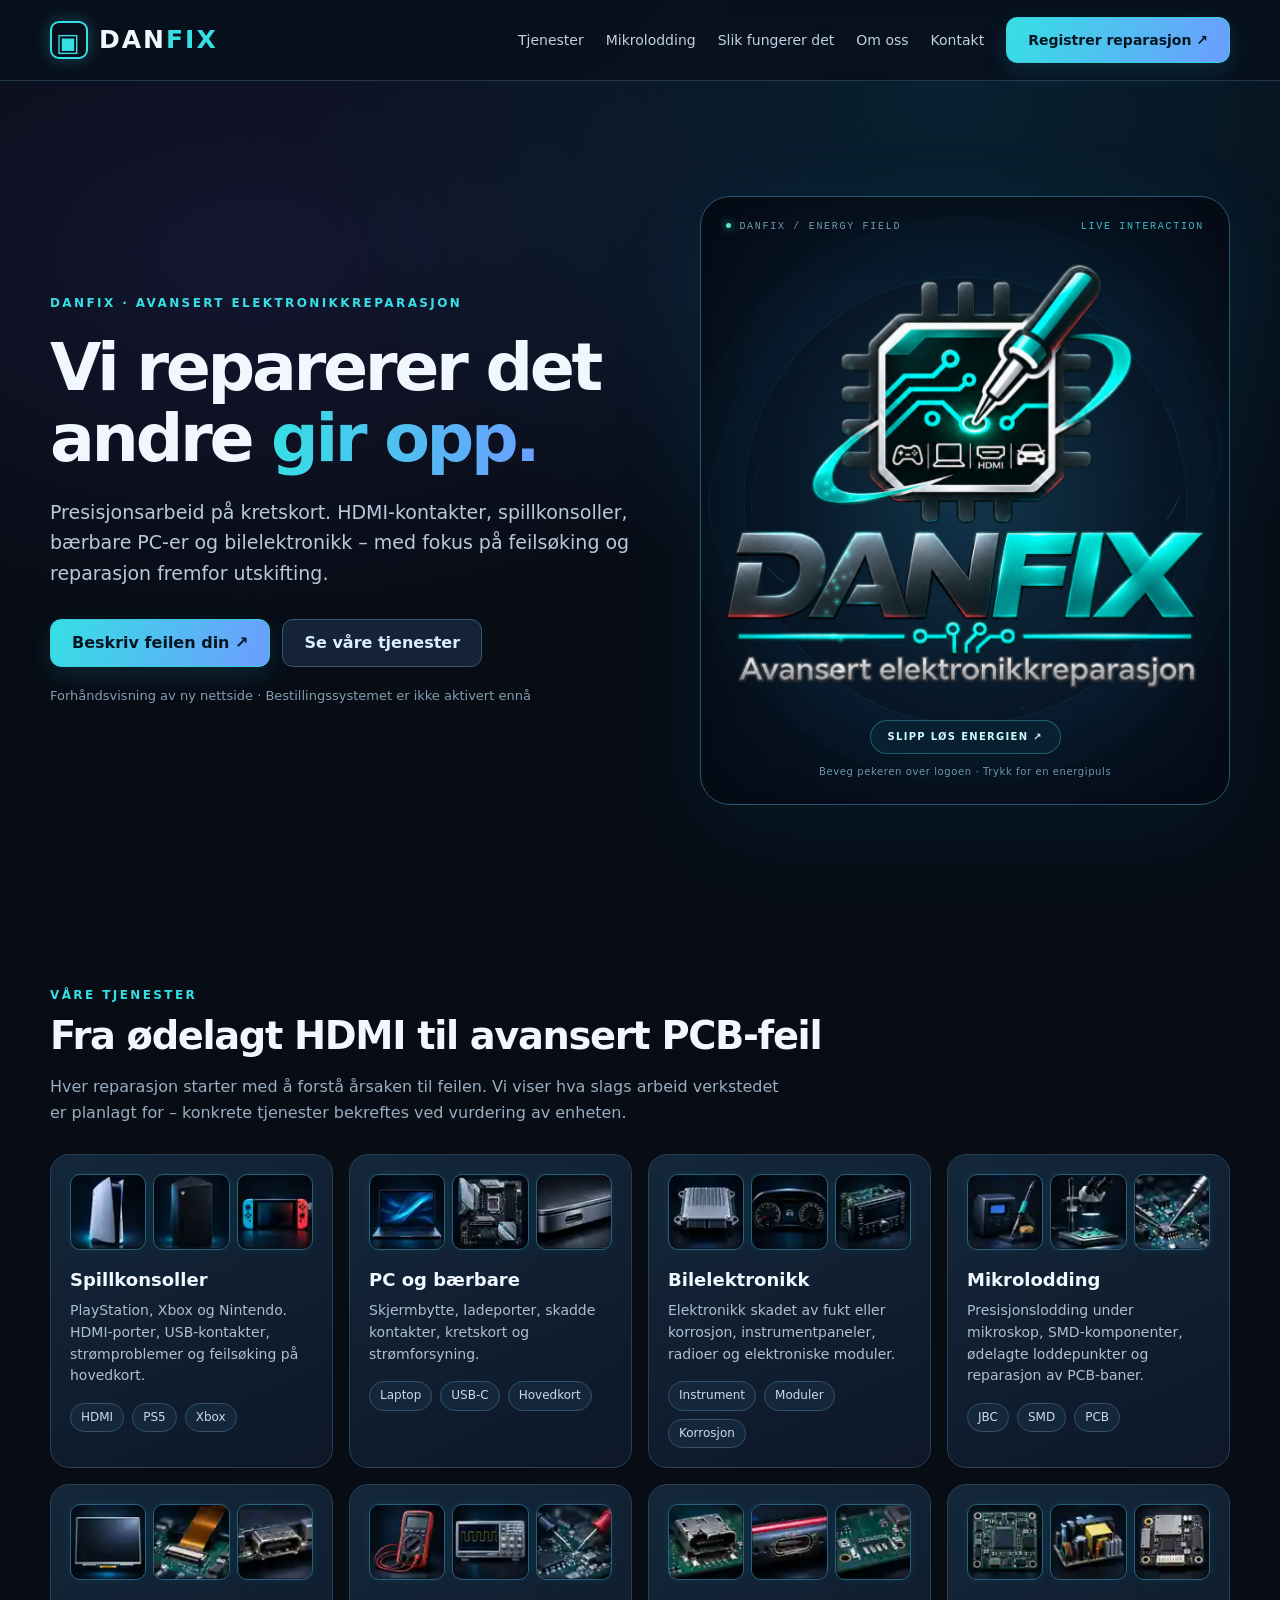
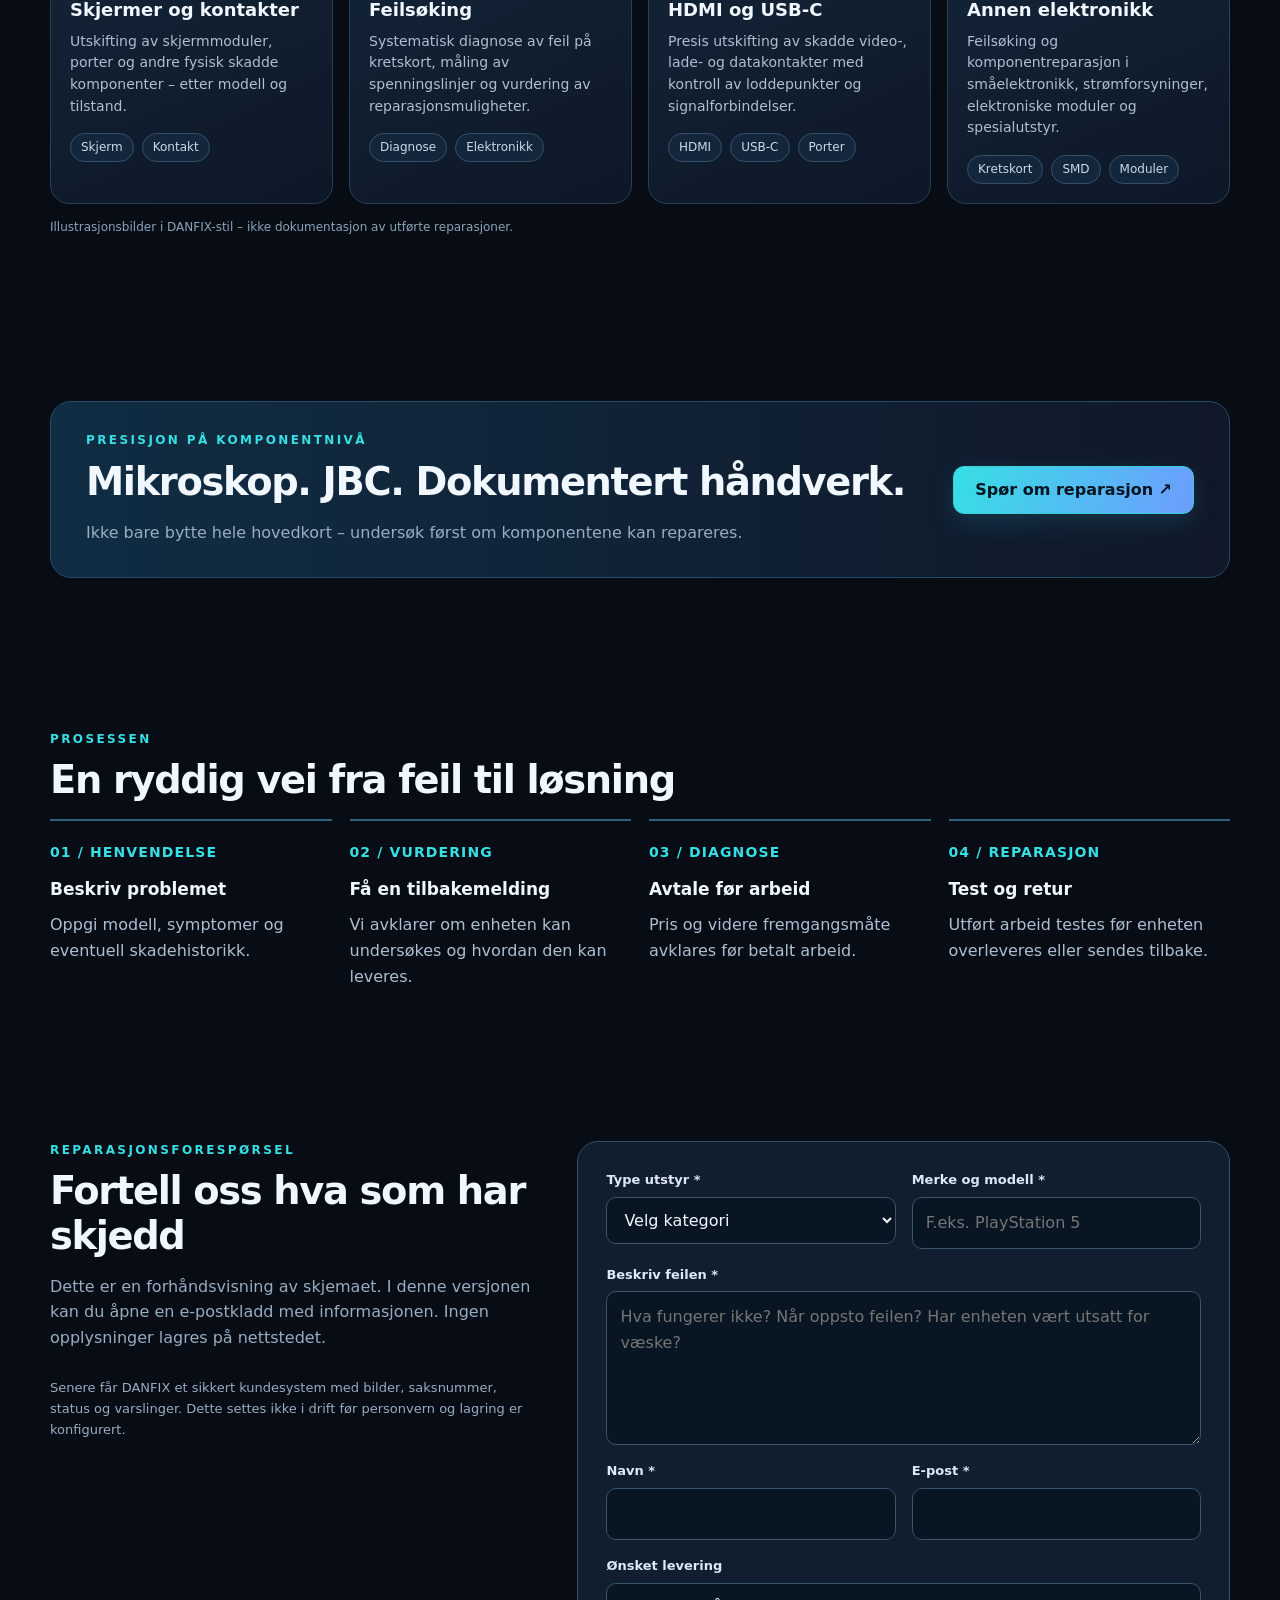
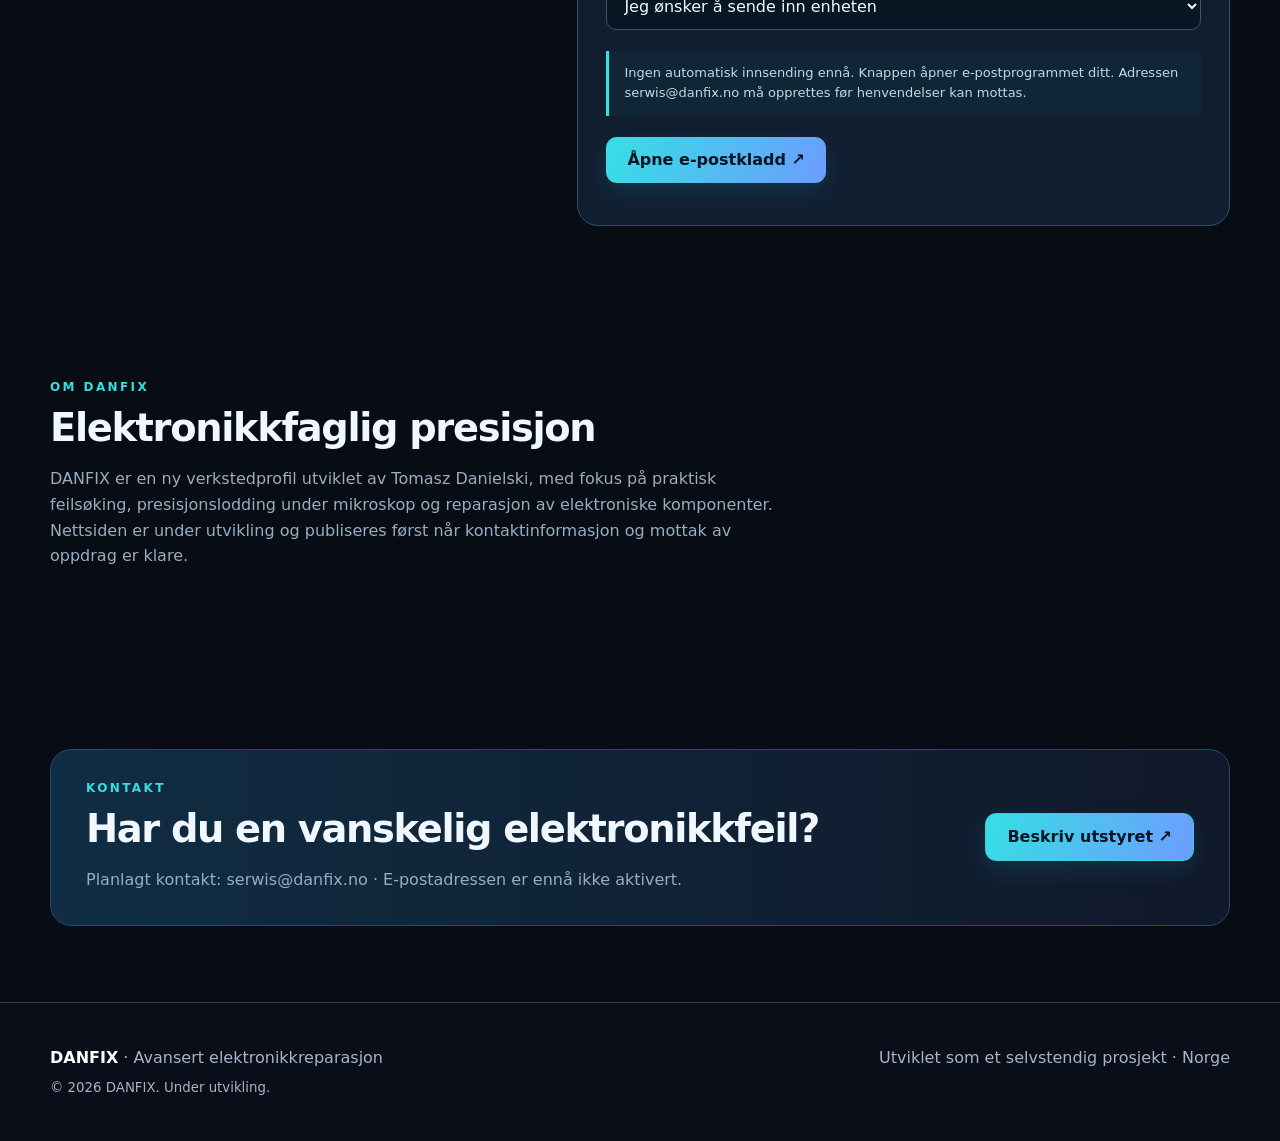
<file: index.html>
<!doctype html>
<html lang="nb">
<head>
<meta charset="utf-8"><meta name="viewport" content="width=device-width, initial-scale=1">
<meta name="theme-color" content="#080f1c">
<meta name="description" content="DANFIX – avansert elektronikkreparasjon. Reparasjon av PlayStation, Xbox, bærbare PC-er, HDMI-kontakter, kretskort og bilelektronikk.">
<title>DANFIX | Avansert elektronikkreparasjon</title>
<link rel="icon" type="image/png" sizes="64x64" href="favicon.png?v=3">
<style>
:root{--bg:#070c15;--panel:#101b2b;--panel2:#152337;--ink:#f1f7ff;--muted:#99adc1;--cyan:#36dfe4;--blue:#368dff;--red:#ff5664;--line:#294054;--radius:19px}
*{box-sizing:border-box}html{scroll-behavior:smooth}body{margin:0;background:var(--bg);color:var(--ink);font:16px/1.6 system-ui,-apple-system,"Segoe UI",sans-serif}a{color:inherit;text-decoration:none}button,input,select,textarea{font:inherit}button{cursor:pointer}.wrap{width:min(1180px,calc(100% - 40px));margin:auto}
body:before{content:"";position:absolute;inset:0 0 auto;height:850px;pointer-events:none;background:radial-gradient(ellipse at 74% 11%,#0a4a6955,transparent 48%),radial-gradient(ellipse at 20% 30%,#2c2b6355,transparent 45%)}
header{position:sticky;top:0;z-index:10;background:#08111ddf;backdrop-filter:blur(18px);border-bottom:1px solid #243849}.head{display:flex;align-items:center;justify-content:space-between;min-height:80px;gap:24px}.brand{display:flex;align-items:center;gap:11px;font-weight:900;letter-spacing:.08em;font-size:25px}.brand .chip{width:38px;height:38px;display:grid;place-items:center;border:2px solid var(--cyan);border-radius:9px;box-shadow:0 0 16px #34dae54d;color:var(--cyan)}.brand em{font-style:normal;color:var(--cyan)}nav{display:flex;align-items:center;gap:22px}nav a{font-size:14px;color:#c2d1e4}nav a:hover,nav a:focus-visible{color:var(--cyan)}.menu{display:none;background:none;border:1px solid var(--line);color:white;padding:8px 12px;border-radius:9px}
.btn{display:inline-flex;justify-content:center;align-items:center;gap:8px;min-height:46px;padding:10px 21px;border-radius:11px;border:1px solid #38cfd9;color:#051522;font-weight:750;background:linear-gradient(110deg,var(--cyan),#6d9cff);box-shadow:0 9px 24px #24aacc28}.btn:hover{filter:brightness(1.09)}.btn.alt{background:#142338;color:#dceeff;box-shadow:none;border-color:#385772}
.hero{position:relative;padding:115px 0 105px;overflow:hidden}.hero-grid{display:grid;grid-template-columns:1.05fr .95fr;gap:65px;align-items:center}.eyebrow{text-transform:uppercase;letter-spacing:.2em;font-size:12px;font-weight:800;color:var(--cyan)}h1{font-size:clamp(43px,5.2vw,78px);line-height:1.07;letter-spacing:-.05em;margin:18px 0 23px}h1 span{background:linear-gradient(90deg,var(--cyan),#6b9eff);-webkit-background-clip:text;background-clip:text;color:transparent}h2{font-size:clamp(28px,3vw,43px);line-height:1.15;letter-spacing:-.035em;margin:9px 0 16px}h3{margin:0 0 9px;font-size:20px}.lead{font-size:19px;color:#b7c9da;max-width:580px}.actions{display:flex;flex-wrap:wrap;gap:12px;margin-top:31px}.microtext{color:#859db0;font-size:13px;margin-top:19px}.hero-art{position:relative;aspect-ratio:1/.9;border-radius:30px;border:1px solid #235573;background:radial-gradient(circle at center,#1a506c 0,#0b2135 47%,#091321 75%);display:grid;place-items:center;box-shadow:0 30px 100px #00bcff1b,inset 0 0 50px #51bff20c;overflow:hidden}.hero-art:before{content:"";position:absolute;inset:9%;border:1px solid #35bfe04d;border-radius:50%;box-shadow:0 0 42px #22c4f52c}.hero-art:after{content:"";position:absolute;width:150%;height:1px;background:linear-gradient(90deg,transparent,#20c5da77,transparent);transform:rotate(-34deg)}.board{position:relative;z-index:1;width:185px;height:185px;border:12px solid #1d3448;border-radius:27px;background:linear-gradient(135deg,#092435,#163451);display:grid;place-items:center;transform:rotate(-10deg);box-shadow:0 0 0 3px #57d8ed,0 0 40px #05b4e8a3,20px 27px 35px #0009}.board:before,.board:after{content:"";position:absolute;background:repeating-linear-gradient(90deg,var(--cyan) 0 7px,transparent 7px 19px);height:14px;left:10px;right:10px}.board:before{top:-30px}.board:after{bottom:-30px}.board b{font-size:61px;color:#bcecf5;text-shadow:0 0 20px #2febf5}.flare{position:absolute;right:10%;top:16%;height:150px;width:150px;background:radial-gradient(circle,#ff505655,transparent 65%)}
section{position:relative;padding:76px 0}.section-lead{color:var(--muted);max-width:730px;margin:0 0 28px}.cards{display:grid;grid-template-columns:repeat(3,1fr);gap:17px}.card{border:1px solid var(--line);background:linear-gradient(155deg,#14273a,#0d1727);border-radius:var(--radius);padding:28px;min-height:230px;transition:transform .2s,border-color .2s}.card:hover{transform:translateY(-3px);border-color:var(--cyan)}.symbol{font-size:30px;display:inline-grid;place-items:center;width:57px;height:57px;border-radius:14px;background:#103f5588;color:var(--cyan);margin-bottom:19px}.card p,.step p{color:#aebfd1;margin:0}.tags{display:flex;gap:8px;flex-wrap:wrap;margin-top:20px}.tag{border:1px solid #34516a;background:#14263b;color:#cbd9e8;padding:4px 10px;border-radius:99px;font-size:12px}.strip{border:1px solid #244c69;border-radius:21px;background:linear-gradient(90deg,#102d43,#101829);padding:29px 35px;display:flex;align-items:center;justify-content:space-between;gap:22px}.strip p{margin:3px 0;color:var(--muted)}.steps{display:grid;grid-template-columns:repeat(4,1fr);gap:18px}.step{position:relative;border-top:2px solid #31627c;padding-top:18px}.step strong{font-size:14px;color:var(--cyan);letter-spacing:.08em}.step h3{font-size:17px;margin-top:12px}
.form-layout{display:grid;grid-template-columns:.85fr 1.15fr;gap:45px}.field{display:flex;flex-direction:column;gap:6px}.field label{font-size:13px;color:#dce9f6;font-weight:680}.field input,.field select,.field textarea{width:100%;color:#f3f9ff;background:#081523;border:1px solid #39546d;border-radius:10px;padding:12px 13px;outline:0}.field input:focus,.field select:focus,.field textarea:focus{border-color:var(--cyan);box-shadow:0 0 0 3px #24cce124}.formbox{border:1px solid #31506a;background:#111e30;padding:28px;border-radius:21px}.fields{display:grid;grid-template-columns:1fr 1fr;gap:16px}.full{grid-column:1/-1}.notice{border-left:3px solid var(--cyan);padding:12px 15px;background:#0d354052;color:#c3d8e6;font-size:13px;margin:21px 0}.help{font-size:13px;color:var(--muted)}.formbox .btn{border:0}.status{margin-top:13px;font-size:14px}
footer{border-top:1px solid var(--line);padding:42px 0;background:#090e19;color:#a4b5c8}footer .foot{display:flex;justify-content:space-between;gap:30px;flex-wrap:wrap}footer strong{color:#fff}footer small{display:block;margin-top:7px}
@media(max-width:900px){.hero-grid,.form-layout{grid-template-columns:1fr}.hero{padding-top:75px}.hero-art{max-height:380px}.cards{grid-template-columns:repeat(2,1fr)}nav{display:none;position:absolute;top:79px;left:0;right:0;flex-direction:column;align-items:stretch;padding:20px;background:#0c1827;border-bottom:1px solid #3b556b}nav.open{display:flex}.menu{display:block}.steps{grid-template-columns:repeat(2,1fr)}}@media(max-width:580px){.wrap{width:min(100% - 30px,1180px)}.hero{padding:57px 0}.hero-art{aspect-ratio:1.3}.board{width:130px;height:130px}.board b{font-size:39px}.cards,.steps,.fields{grid-template-columns:1fr}.strip{display:block}.strip .btn{margin-top:16px}.card{min-height:unset}.full{grid-column:auto}section{padding:57px 0}}


/* DANFIX: photo strip for eight service cards */
#tjenester .cards{grid-template-columns:repeat(4,minmax(0,1fr));gap:16px}
#tjenester .card{padding:19px;min-height:295px}
#tjenester .card .photos{display:grid;grid-template-columns:repeat(4,minmax(0,1fr));gap:5px;margin:0 0 18px}
#tjenester .card .photos a{display:block;aspect-ratio:1;min-width:0;overflow:hidden;border-radius:8px;border:1px solid #2d617b;background:#173248;transition:border-color .18s,transform .18s}
#tjenester .card .photos a:hover{transform:translateY(-3px);border-color:#4ce6e8}
#tjenester .card .photos img{display:block;width:100%;height:100%;object-fit:cover;filter:saturate(.84) contrast(1.08);transition:transform .25s}
#tjenester .card .photos a:hover img{transform:scale(1.08)}
#tjenester .card h3{font-size:18px;line-height:1.3}
#tjenester .card p{font-size:14px;line-height:1.55}
#tjenester .card .tags{margin-top:16px}
#tjenester .credit{font-size:12px;color:#8aa4b7;margin-top:14px}
@media(max-width:1050px){#tjenester .cards{grid-template-columns:repeat(2,minmax(0,1fr))}}
@media(max-width:580px){#tjenester .cards{grid-template-columns:1fr}#tjenester .card .photos a{aspect-ratio:1.2}}

/* DANFIX curated non-interactive miniature photography — 8 rows × 3 tiles */
#tjenester .card .photos{grid-template-columns:repeat(3,minmax(0,1fr));gap:7px;pointer-events:none;user-select:none}
#tjenester .card .photos .thumb{display:block;width:100%;aspect-ratio:1;min-width:0;border-radius:10px;border:1px solid #29617c;background-color:#081a2c;background-image:url("assets/danfix-service-sprite-v3.webp?v=3");background-size:300% 800%;background-repeat:no-repeat;cursor:default;box-shadow:0 0 12px rgba(21,199,227,.08);filter:none}
#tjenester .card .photos .thumb:hover{transform:none}
@media(max-width:580px){#tjenester .card .photos .thumb{aspect-ratio:1.25}}
</style>
<link rel="stylesheet" href="particles.css?v=5">
</head>
<body>
<header><div class="wrap head"><a class="brand" href="#hjem" aria-label="DANFIX forside"><span class="chip">▣</span><span>DAN<em>FIX</em></span></a><button class="menu" aria-label="Åpne meny" aria-expanded="false" id="menu">☰ Meny</button><nav id="nav" aria-label="Hovedmeny"><a href="#tjenester">Tjenester</a><a href="#mikrolodding">Mikrolodding</a><a href="#slik-fungerer-det">Slik fungerer det</a><a href="#om-oss">Om oss</a><a href="#kontakt">Kontakt</a><a class="btn" href="#reparasjon">Registrer reparasjon ↗</a></nav></div></header>
<main>
<section class="hero" id="hjem"><div class="wrap hero-grid"><div><div class="eyebrow">DANFIX · Avansert elektronikkreparasjon</div><h1>Vi reparerer det andre <span>gir opp.</span></h1><p class="lead">Presisjonsarbeid på kretskort. HDMI-kontakter, spillkonsoller, bærbare PC-er og bilelektronikk – med fokus på feilsøking og reparasjon fremfor utskifting.</p><div class="actions"><a href="#reparasjon" class="btn">Beskriv feilen din ↗</a><a href="#tjenester" class="btn alt">Se våre tjenester</a></div><div class="microtext">Forhåndsvisning av ny nettside · Bestillingssystemet er ikke aktivert ennå</div></div><div class="hero-art" role="group" aria-label="Interaktiv DANFIX-logo"><div class="energy-label" aria-hidden="true"><span>DANFIX / ENERGY FIELD</span><span>LIVE INTERACTION</span></div><img id="danfixLogo" class="hero-logo" src="danfix-logo.png" alt="DANFIX – mikrochip, loddebolt og avansert elektronikkreparasjon" width="1254" height="1254" fetchpriority="high"><canvas id="danfixParticles" aria-hidden="true"></canvas><div class="particle-caption"><button class="energy-trigger" id="energyTrigger" type="button" aria-label="Spill av partikkel-effekten">Slipp løs energien ↗</button><small>Beveg pekeren over logoen · Trykk for en energipuls</small></div></div></div></section>
<section id="tjenester"><div class="wrap"><div class="eyebrow">Våre tjenester</div><h2>Fra ødelagt HDMI til avansert PCB-feil</h2><p class="section-lead">Hver reparasjon starter med å forstå årsaken til feilen. Vi viser hva slags arbeid verkstedet er planlagt for – konkrete tjenester bekreftes ved vurdering av enheten.</p><div class="cards">
<article class="card"><div class="photos" aria-label="PlayStation 5, Xbox Series X, Nintendo Switch"><span class="thumb" role="img" aria-label="PlayStation 5" style="background-position:0% 0.000000%"></span><span class="thumb" role="img" aria-label="Xbox Series X" style="background-position:50% 0.000000%"></span><span class="thumb" role="img" aria-label="Nintendo Switch" style="background-position:100% 0.000000%"></span></div><h3>Spillkonsoller</h3><p>PlayStation, Xbox og Nintendo. HDMI-porter, USB-kontakter, strømproblemer og feilsøking på hovedkort.</p><div class="tags"><span class="tag">HDMI</span><span class="tag">PS5</span><span class="tag">Xbox</span></div></article>
<article class="card"><div class="photos" aria-label="Bærbar PC, Hovedkort, USB-C-kontakt"><span class="thumb" role="img" aria-label="Bærbar PC" style="background-position:0% 14.285714%"></span><span class="thumb" role="img" aria-label="Hovedkort" style="background-position:50% 14.285714%"></span><span class="thumb" role="img" aria-label="USB-C-kontakt" style="background-position:100% 14.285714%"></span></div><h3>PC og bærbare</h3><p>Skjermbytte, ladeporter, skadde kontakter, kretskort og strømforsyning.</p><div class="tags"><span class="tag">Laptop</span><span class="tag">USB-C</span><span class="tag">Hovedkort</span></div></article>
<article class="card"><div class="photos" aria-label="Elektronisk styreenhet, Instrumentpanel, Bilradio"><span class="thumb" role="img" aria-label="Elektronisk styreenhet" style="background-position:0% 28.571429%"></span><span class="thumb" role="img" aria-label="Instrumentpanel" style="background-position:50% 28.571429%"></span><span class="thumb" role="img" aria-label="Bilradio" style="background-position:100% 28.571429%"></span></div><h3>Bilelektronikk</h3><p>Elektronikk skadet av fukt eller korrosjon, instrumentpaneler, radioer og elektroniske moduler.</p><div class="tags"><span class="tag">Instrument</span><span class="tag">Moduler</span><span class="tag">Korrosjon</span></div></article>
<article class="card"><div class="photos" aria-label="JBC loddestasjon (illustrasjon), Mikroskop og kretskort, Presisjonslodding"><span class="thumb" role="img" aria-label="JBC loddestasjon (illustrasjon)" style="background-position:0% 42.857143%"></span><span class="thumb" role="img" aria-label="Mikroskop og kretskort" style="background-position:50% 42.857143%"></span><span class="thumb" role="img" aria-label="Presisjonslodding" style="background-position:100% 42.857143%"></span></div><h3>Mikrolodding</h3><p>Presisjonslodding under mikroskop, SMD-komponenter, ødelagte loddepunkter og reparasjon av PCB-baner.</p><div class="tags"><span class="tag">JBC</span><span class="tag">SMD</span><span class="tag">PCB</span></div></article>
<article class="card"><div class="photos" aria-label="Skjermmodul, Skjermkontakt, Skadet kontakt"><span class="thumb" role="img" aria-label="Skjermmodul" style="background-position:0% 57.142857%"></span><span class="thumb" role="img" aria-label="Skjermkontakt" style="background-position:50% 57.142857%"></span><span class="thumb" role="img" aria-label="Skadet kontakt" style="background-position:100% 57.142857%"></span></div><h3>Skjermer og kontakter</h3><p>Utskifting av skjermmoduler, porter og andre fysisk skadde komponenter – etter modell og tilstand.</p><div class="tags"><span class="tag">Skjerm</span><span class="tag">Kontakt</span></div></article>
<article class="card"><div class="photos" aria-label="Digitalt multimeter, Oscilloskop, Måling av kretskort"><span class="thumb" role="img" aria-label="Digitalt multimeter" style="background-position:0% 71.428571%"></span><span class="thumb" role="img" aria-label="Oscilloskop" style="background-position:50% 71.428571%"></span><span class="thumb" role="img" aria-label="Måling av kretskort" style="background-position:100% 71.428571%"></span></div><h3>Feilsøking</h3><p>Systematisk diagnose av feil på kretskort, måling av spenningslinjer og vurdering av reparasjonsmuligheter.</p><div class="tags"><span class="tag">Diagnose</span><span class="tag">Elektronikk</span></div></article>
<article class="card"><div class="photos" aria-label="Skadet HDMI-kontakt, Skadet USB-C-kontakt, Avrevet kontakt på kretskort"><span class="thumb" role="img" aria-label="Skadet HDMI-kontakt" style="background-position:0% 85.714286%"></span><span class="thumb" role="img" aria-label="Skadet USB-C-kontakt" style="background-position:50% 85.714286%"></span><span class="thumb" role="img" aria-label="Avrevet kontakt på kretskort" style="background-position:100% 85.714286%"></span></div><h3>HDMI og USB-C</h3><p>Presis utskifting av skadde video-, lade- og datakontakter med kontroll av loddepunkter og signalforbindelser.</p><div class="tags"><span class="tag">HDMI</span><span class="tag">USB-C</span><span class="tag">Porter</span></div></article>
<article class="card"><div class="photos" aria-label="Kretskort, Strømforsyning, Elektronisk modul"><span class="thumb" role="img" aria-label="Kretskort" style="background-position:0% 100.000000%"></span><span class="thumb" role="img" aria-label="Strømforsyning" style="background-position:50% 100.000000%"></span><span class="thumb" role="img" aria-label="Elektronisk modul" style="background-position:100% 100.000000%"></span></div><h3>Annen elektronikk</h3><p>Feilsøking og komponentreparasjon i småelektronikk, strømforsyninger, elektroniske moduler og spesialutstyr.</p><div class="tags"><span class="tag">Kretskort</span><span class="tag">SMD</span><span class="tag">Moduler</span></div></article>
</div><p class="credit">Illustrasjonsbilder i DANFIX-stil – ikke dokumentasjon av utførte reparasjoner.</p></div></section>
<section id="mikrolodding"><div class="wrap strip"><div><div class="eyebrow">Presisjon på komponentnivå</div><h2>Mikroskop. JBC. Dokumentert håndverk.</h2><p>Ikke bare bytte hele hovedkort – undersøk først om komponentene kan repareres.</p></div><a href="#reparasjon" class="btn">Spør om reparasjon ↗</a></div></section>
<section id="slik-fungerer-det"><div class="wrap"><div class="eyebrow">Prosessen</div><h2>En ryddig vei fra feil til løsning</h2><div class="steps"><div class="step"><strong>01 / HENVENDELSE</strong><h3>Beskriv problemet</h3><p>Oppgi modell, symptomer og eventuell skadehistorikk.</p></div><div class="step"><strong>02 / VURDERING</strong><h3>Få en tilbakemelding</h3><p>Vi avklarer om enheten kan undersøkes og hvordan den kan leveres.</p></div><div class="step"><strong>03 / DIAGNOSE</strong><h3>Avtale før arbeid</h3><p>Pris og videre fremgangsmåte avklares før betalt arbeid.</p></div><div class="step"><strong>04 / REPARASJON</strong><h3>Test og retur</h3><p>Utført arbeid testes før enheten overleveres eller sendes tilbake.</p></div></div></div></section>
<section id="reparasjon"><div class="wrap form-layout"><div><div class="eyebrow">Reparasjonsforespørsel</div><h2>Fortell oss hva som har skjedd</h2><p class="section-lead">Dette er en forhåndsvisning av skjemaet. I denne versjonen kan du åpne en e-postkladd med informasjonen. Ingen opplysninger lagres på nettstedet.</p><p class="help">Senere får DANFIX et sikkert kundesystem med bilder, saksnummer, status og varslinger. Dette settes ikke i drift før personvern og lagring er konfigurert.</p></div><div class="formbox"><form id="repairForm"><div class="fields">
<div class="field"><label for="type">Type utstyr *</label><select id="type" required><option value="">Velg kategori</option><option>Spillkonsoll</option><option>PC / bærbar</option><option>Bilelektronikk</option><option>Skjerm / kontakt</option><option>Annen elektronikk</option></select></div>
<div class="field"><label for="model">Merke og modell *</label><input id="model" maxlength="120" required placeholder="F.eks. PlayStation 5"></div>
<div class="field full"><label for="issue">Beskriv feilen *</label><textarea id="issue" rows="5" minlength="10" maxlength="2500" required placeholder="Hva fungerer ikke? Når oppsto feilen? Har enheten vært utsatt for væske?"></textarea></div>
<div class="field"><label for="name">Navn *</label><input id="name" required autocomplete="name" maxlength="100"></div>
<div class="field"><label for="email">E-post *</label><input id="email" type="email" required autocomplete="email" maxlength="150"></div>
<div class="field full"><label for="delivery">Ønsket levering</label><select id="delivery"><option>Jeg ønsker å sende inn enheten</option><option>Jeg ønsker å levere personlig</option><option>Jeg ønsker veiledning først</option></select></div>
</div><div class="notice">Ingen automatisk innsending ennå. Knappen åpner e-postprogrammet ditt. Adressen serwis@danfix.no må opprettes før henvendelser kan mottas.</div><button class="btn" type="submit">Åpne e-postkladd ↗</button><p class="status" id="status" role="status" aria-live="polite"></p></form></div></div></section>
<section id="om-oss"><div class="wrap"><div class="eyebrow">Om DANFIX</div><h2>Elektronikkfaglig presisjon</h2><p class="section-lead">DANFIX er en ny verkstedprofil utviklet av Tomasz Danielski, med fokus på praktisk feilsøking, presisjonslodding under mikroskop og reparasjon av elektroniske komponenter. Nettsiden er under utvikling og publiseres først når kontaktinformasjon og mottak av oppdrag er klare.</p></div></section>
<section id="kontakt"><div class="wrap strip"><div><div class="eyebrow">Kontakt</div><h2>Har du en vanskelig elektronikkfeil?</h2><p>Planlagt kontakt: serwis@danfix.no · E-postadressen er ennå ikke aktivert.</p></div><a href="#reparasjon" class="btn">Beskriv utstyret ↗</a></div></section>
</main><footer><div class="wrap foot"><div><strong>DANFIX</strong> · Avansert elektronikkreparasjon<small>© <span id="year"></span> DANFIX. Under utvikling.</small></div><div>Utviklet som et selvstendig prosjekt · Norge</div></div></footer>
<script>
document.getElementById("year").textContent=new Date().getFullYear();
const menu=document.getElementById("menu"),nav=document.getElementById("nav");menu.addEventListener("click",()=>{const open=nav.classList.toggle("open");menu.setAttribute("aria-expanded",open)});nav.querySelectorAll("a").forEach(a=>a.addEventListener("click",()=>{nav.classList.remove("open");menu.setAttribute("aria-expanded","false")}));
document.getElementById("repairForm").addEventListener("submit",function(e){e.preventDefault();if(!this.reportValidity())return;const v=id=>document.getElementById(id).value.trim();const subject="DANFIX forespørsel – "+v("type")+" – "+v("model");const body=["Reparasjonsforespørsel DANFIX","","Navn: "+v("name"),"E-post: "+v("email"),"Kategori: "+v("type"),"Modell: "+v("model"),"Levering: "+v("delivery"),"","Beskrivelse:",""+v("issue"),"","Merk: DANFIX e-postadresse er ikke aktivert ennå."].join("\n");document.getElementById("status").textContent="E-postprogrammet åpnes. Ikke send før DANFIX har bekreftet at adressen er aktiv.";window.location.href="mailto:serwis@danfix.no?subject="+encodeURIComponent(subject)+"&body="+encodeURIComponent(body)});
</script>
<script src="particles.js?v=5" defer></script>
</body></html>
</file>
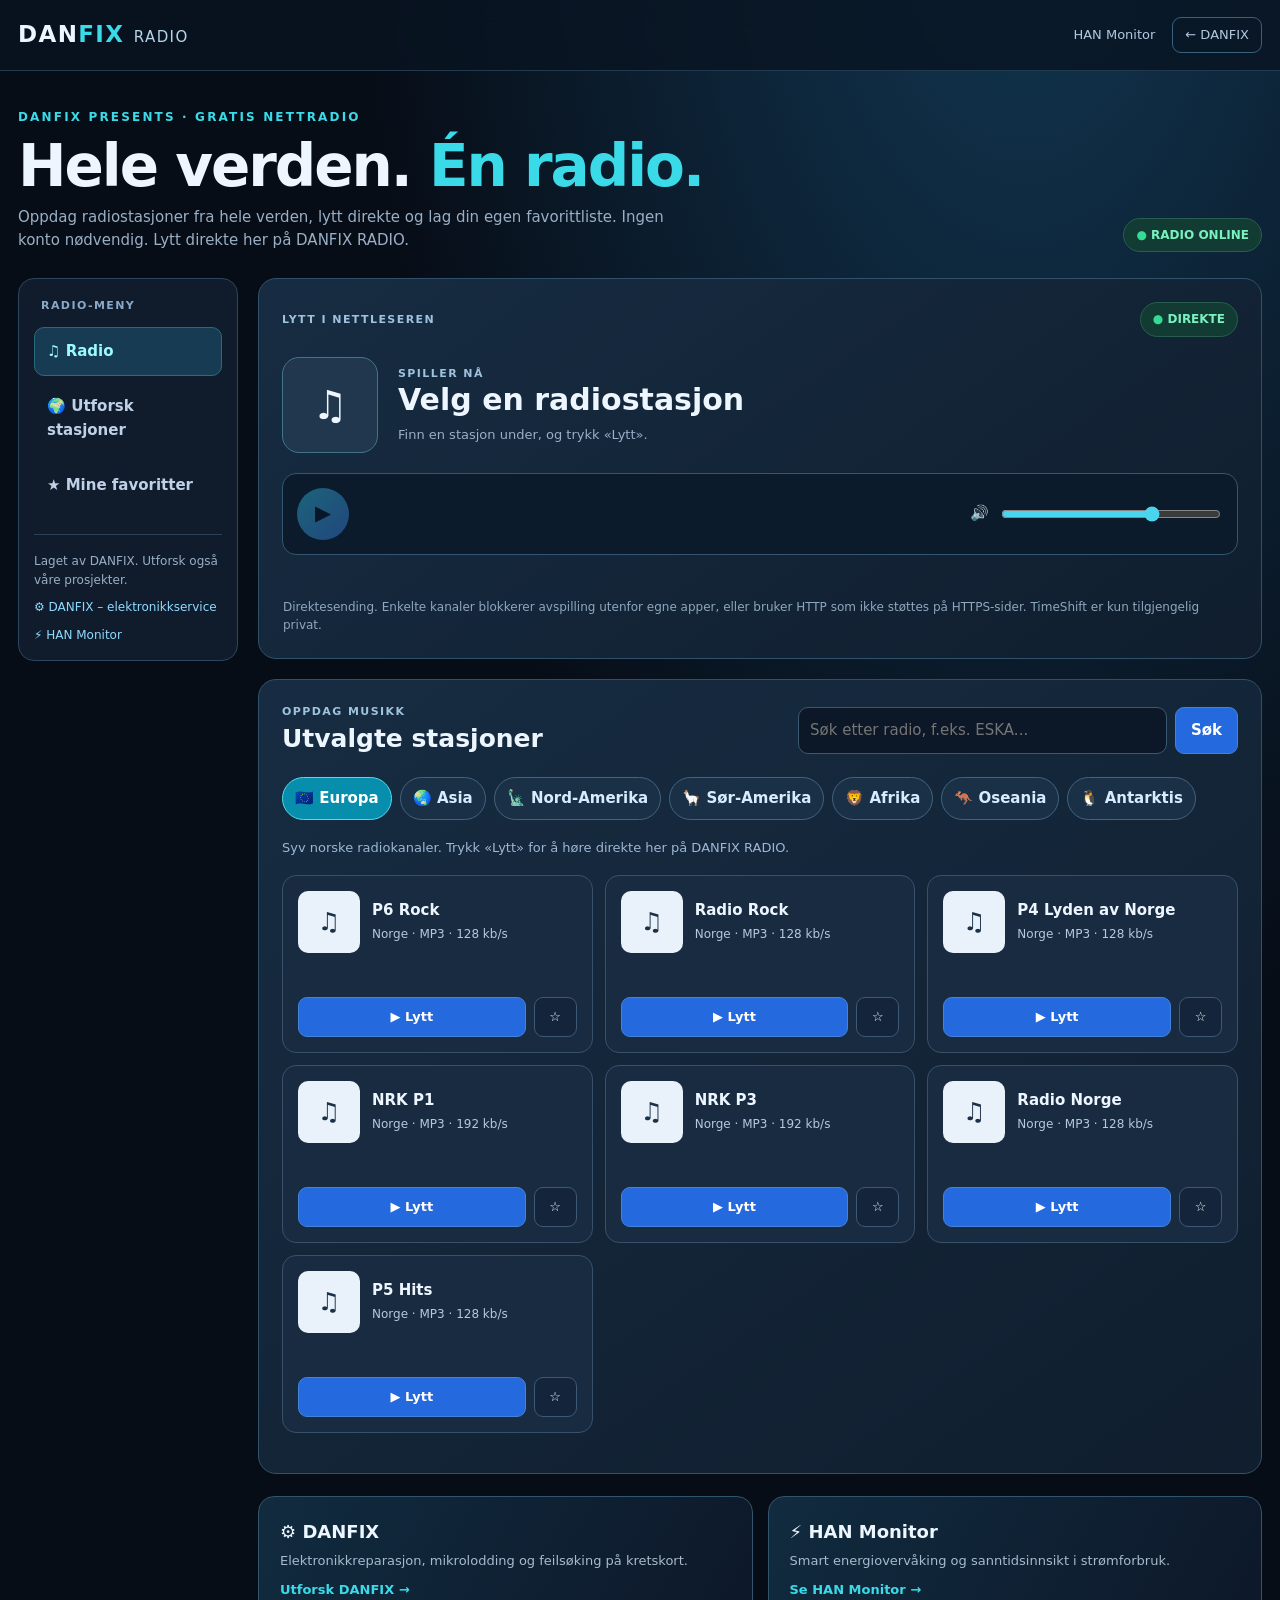
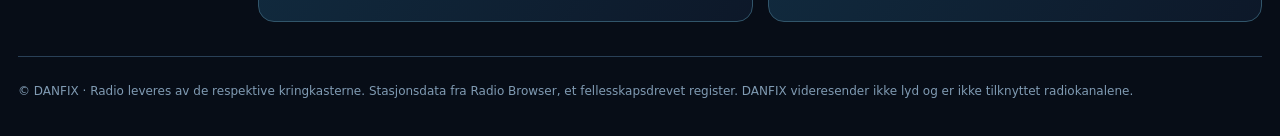
<file: radio/index.html>
<!doctype html>
<html lang="nb">
<head>
<meta charset="utf-8">
<meta name="viewport" content="width=device-width,initial-scale=1">
<meta name="theme-color" content="#07111e">
<meta name="description" content="DANFIX RADIO – hør radiostasjoner fra hele verden. Utforsk land, finn favoritter og lytt gratis i nettleseren.">
<title>DANFIX RADIO | Radio fra hele verden</title>
<link rel="icon" href="../favicon.svg" type="image/svg+xml">
<style>
:root{color-scheme:dark;--bg:#070d17;--panel:#111e30;--panel2:#1b2c42;--line:#2c4660;--ink:#edf6ff;--muted:#9aafc6;--cyan:#3bdae8;--blue:#377df3;--green:#4ee3a5}
*{box-sizing:border-box}body{margin:0;background:radial-gradient(ellipse at 80% -10%,#123854 0,transparent 46%),var(--bg);color:var(--ink);font:15px/1.55 system-ui,-apple-system,"Segoe UI",sans-serif}a{color:inherit;text-decoration:none}button,input{font:inherit}button{cursor:pointer}button:focus-visible,a:focus-visible,input:focus-visible{outline:2px solid var(--cyan);outline-offset:3px}
.wrap{width:min(1320px,calc(100% - 36px));margin:auto}.top{border-bottom:1px solid #23394d;background:#091522ce;backdrop-filter:blur(12px)}.topin{display:flex;justify-content:space-between;gap:15px;align-items:center;padding:17px 0}.brand{font-size:23px;letter-spacing:.06em;font-weight:900}.brand span{color:var(--cyan)}.toplinks{display:flex;gap:17px;align-items:center;font-size:13px;color:#b3c9e0}.toplinks a:hover{color:var(--cyan)}.back{border:1px solid #39617d;border-radius:9px;padding:7px 12px}
.hero{display:flex;justify-content:space-between;gap:22px;align-items:end;padding:37px 0 26px}.eyebrow{color:var(--cyan);font-size:12px;letter-spacing:.18em;font-weight:850}.hero h1{font-size:clamp(34px,5vw,58px);line-height:1.05;margin:9px 0 9px;letter-spacing:-.035em}.hero h1 span{color:var(--cyan)}.hero p{color:var(--muted);max-width:670px;margin:0}.live{border:1px solid #285e50;background:#113b33;color:#79f2bf;border-radius:50px;padding:7px 12px;font-size:12px;font-weight:850;white-space:nowrap}.live:before{content:"● ";color:#34db94}
.layout{display:grid;grid-template-columns:220px minmax(0,1fr);gap:20px;align-items:start}.sidebar{position:sticky;top:17px;background:#101c2b;border:1px solid var(--line);border-radius:16px;padding:15px}.sidetitle{color:#8aa9c8;letter-spacing:.13em;font-size:11px;font-weight:800;margin:3px 7px 13px}.navbtn{width:100%;text-align:left;border:1px solid transparent;border-radius:10px;color:#bed1e8;background:transparent;padding:12px;font-weight:750;margin-bottom:6px}.navbtn.active,.navbtn:hover{background:#173b53;border-color:#276c7a;color:#9cfaff}.asidepromo{border-top:1px solid #2d4256;padding-top:17px;margin-top:18px;color:var(--muted);font-size:12px}.asidepromo a{display:block;margin-top:9px;color:#8fdbff}
.panel{background:linear-gradient(145deg,#172c42,#101e2e);border:1px solid #31516b;border-radius:18px;padding:23px;margin-bottom:20px}.playerhead{display:flex;justify-content:space-between;gap:12px;align-items:center}.kicker{font-weight:850;font-size:11px;color:#9ec3df;letter-spacing:.13em}.now{display:flex;align-items:center;gap:20px;margin:20px 0}.art{width:96px;height:96px;background:#21374d;border:1px solid #42758c;border-radius:17px;display:grid;place-items:center;flex:none;overflow:hidden;font-size:40px}.art img{max-width:100%;max-height:100%;object-fit:contain}.now h2{font-size:clamp(20px,2.5vw,30px);margin:0 0 7px;line-height:1.2;overflow-wrap:anywhere}.subtle{color:var(--muted);font-size:13px}.controls{display:flex;align-items:center;gap:15px;border:1px solid #355671;border-radius:14px;padding:14px;background:#0c1b2b}.play{height:52px;width:52px;border:none;border-radius:50%;background:linear-gradient(135deg,#37cff0,#408bfb);color:#031323;font-weight:900;font-size:21px;flex:none}.play:disabled{opacity:.4}.vol{flex:1;display:flex;align-items:center;gap:10px;justify-content:flex-end}.vol input{accent-color:#4bd4ee;width:min(220px,60%)}.status{min-height:23px;color:#8bd8ff;margin:12px 2px 0;font-size:13px}.status.error{color:#ffadb5}.hint{margin:8px 1px 0;color:#8ea7be;font-size:12px}
.browsehead{display:flex;gap:13px;align-items:center;justify-content:space-between;flex-wrap:wrap}.browsehead h2{margin:0;font-size:25px}.search{display:flex;gap:8px;flex:1;max-width:440px;min-width:240px}.search input{min-width:0;flex:1;background:#0c1827;border:1px solid #3b5873;border-radius:10px;color:#eef5ff;padding:11px}.btn{border:1px solid #4383da;background:#2469dd;color:#fff;font-weight:750;border-radius:9px;padding:10px 15px}.btn:hover{filter:brightness(1.13)}.btn.outline{background:#14243a;border-color:#3c5978}.btn:disabled{opacity:.45;cursor:not-allowed}
.tabs{display:flex;gap:8px;flex-wrap:wrap;margin:18px 0}.tab{padding:9px 12px;border-radius:50px;background:#1a3046;border:1px solid #44647d;color:#d9ecff;font-weight:700}.tab.active{background:#078eac;border-color:#53dcf0;color:white}
.sectiontitle{font-size:19px;margin:15px 0 7px}.count{color:#9cb8d5;font-size:13px}.countries{display:grid;grid-template-columns:repeat(auto-fill,minmax(133px,1fr));gap:11px;margin-top:16px}.country{min-height:147px;border:1px solid #38516a;background:#1a2a3d;border-radius:14px;color:#ecf4ff;display:flex;flex-direction:column;align-items:center;justify-content:center;gap:7px;padding:12px 6px;text-align:center}.country:hover,.station:hover{border-color:#4dcce3;background:#20374d}.flag{width:85px;height:61px;display:grid;place-items:center;font-size:48px}.flag img{width:80px;max-height:53px;object-fit:contain;border-radius:2px;filter:drop-shadow(0 4px 4px #0006)}.country strong{font-size:13px;line-height:1.25}.country small{font-size:12px;color:#a5bdd5}
.stations{display:grid;grid-template-columns:repeat(auto-fill,minmax(245px,1fr));gap:12px;margin-top:17px}.station{border:1px solid #38516a;border-radius:14px;background:#192b40;padding:15px;min-height:178px;display:flex;flex-direction:column;gap:13px}.stationtop{display:flex;gap:12px;align-items:center;min-width:0}.logo{width:62px;height:62px;border-radius:10px;background:#e9f2fb;color:#1b3147;display:grid;place-items:center;flex:none;overflow:hidden;font-size:25px}.logo img{width:100%;height:100%;object-fit:contain}.stationname{font-weight:800;font-size:15px;line-height:1.3;overflow-wrap:anywhere}.stationmeta{color:#b4c9de;font-size:12px;margin-top:5px}.stationactions{display:flex;gap:8px;margin-top:auto}.stationactions .btn{flex:1;font-size:13px;padding:9px}.stationactions .heart{flex:none;min-width:43px}.muted{color:var(--muted)}.hidden{display:none!important}.footerpromos{display:grid;grid-template-columns:1fr 1fr;gap:15px;margin:22px 0 34px}.promo{border:1px solid #31556a;background:linear-gradient(120deg,#112b3f,#0d1829);padding:21px;border-radius:16px;display:block}.promo:hover{border-color:#52dfdf}.promo strong{font-size:18px}.promo p{margin:5px 0 0;color:#a7bbcd;font-size:13px}.promo .arrow{color:var(--cyan);font-weight:700;font-size:13px;margin-top:9px}footer{border-top:1px solid #294057;padding:25px 0 35px;color:#809bb3;font-size:12px}
@media(max-width:760px){.layout{display:block}.sidebar{position:static;display:flex;flex-wrap:wrap;align-items:center;gap:6px;margin-bottom:15px;padding:9px}.sidetitle,.asidepromo{display:none}.navbtn{width:auto;flex:1;text-align:center;margin:0}.hero{padding:25px 0 21px}.live{display:none}.panel{padding:16px}.footerpromos{grid-template-columns:1fr}.toplinks{gap:8px}.toplinks .optional{display:none}}@media(max-width:460px){.wrap{width:calc(100% - 22px)}.search{min-width:100%;max-width:none}.countries{grid-template-columns:repeat(2,minmax(0,1fr))}.now{gap:12px}.art{height:77px;width:77px}.vol input{width:95px}.brand{font-size:19px}.toplinks{font-size:12px}}
</style>
</head>
<body>
<header class="top"><div class="wrap topin"><a class="brand" href="../" aria-label="DANFIX hjemmeside">DAN<span>FIX</span> <span style="font-weight:500;color:#b7d5e9;font-size:15px">RADIO</span></a><div class="toplinks"><a class="optional" href="https://hanmonitor.no/" target="_blank" rel="noopener">HAN Monitor</a><a class="back" href="../">← DANFIX</a></div></div></header>
<div class="wrap">
<div class="hero"><div><div class="eyebrow">DANFIX PRESENTS · GRATIS NETTRADIO</div><h1>Hele verden. <span>Én radio.</span></h1><p>Oppdag radiostasjoner fra hele verden, lytt direkte og lag din egen favorittliste. Ingen konto nødvendig. Lytt direkte her på DANFIX RADIO.</p></div><div class="live">RADIO ONLINE</div></div>
<div class="layout">
<aside class="sidebar"><div class="sidetitle">RADIO-MENY</div><button class="navbtn active" data-view="radio">♫ Radio</button><button class="navbtn" data-view="browser">🌍 Utforsk stasjoner</button><button class="navbtn" data-view="favorites">★ Mine favoritter</button><div class="asidepromo">Laget av DANFIX. Utforsk også våre prosjekter.<a href="../">⚙ DANFIX – elektronikkservice</a><a href="https://hanmonitor.no/" target="_blank" rel="noopener">⚡ HAN Monitor</a></div></aside>
<main>
<section class="panel" id="playerPanel">
<div class="playerhead"><span class="kicker">LYTT I NETTLESEREN</span><span class="live">DIREKTE</span></div>
<div class="now"><div class="art" id="nowArt">♫</div><div><div class="kicker">SPILLER NÅ</div><h2 id="nowTitle">Velg en radiostasjon</h2><div class="subtle" id="nowDetail">Finn en stasjon under, og trykk «Lytt».</div></div></div>
<div class="controls"><button class="play" id="toggle" aria-label="Spill eller pause" disabled>▶</button><div class="vol"><span aria-hidden="true">🔊</span><input id="volume" type="range" min="0" max="100" value="70" aria-label="Volum"></div></div>
<audio id="audio" preload="none"></audio><div class="status" id="status" role="status" aria-live="polite"></div><p class="hint">Direktesending. Enkelte kanaler blokkerer avspilling utenfor egne apper, eller bruker HTTP som ikke støttes på HTTPS-sider. TimeShift er kun tilgjengelig privat.</p>
</section>
<section class="panel" id="catalog">
<div class="browsehead"><div><div class="kicker">OPPDAG MUSIKK</div><h2 id="heading">Utforsk radiostasjoner</h2></div><form class="search" id="searchForm"><input id="searchInput" type="search" minlength="2" placeholder="Søk etter radio, f.eks. ESKA..." aria-label="Søk etter radiostasjon" required><button class="btn" type="submit">Søk</button></form></div>
<div id="continentTabs" class="tabs"></div><div class="count" id="notice" aria-live="polite">Laster radiokatalogen…</div>
<div class="countries" id="countries"></div><div class="stations hidden" id="stations"></div><div style="text-align:center;margin-top:17px"><button class="btn outline hidden" id="more">Vis flere stasjoner</button></div>
</section>
<div class="footerpromos">
<a class="promo" href="../"><strong>⚙ DANFIX</strong><p>Elektronikkreparasjon, mikrolodding og feilsøking på kretskort.</p><div class="arrow">Utforsk DANFIX →</div></a>
<a class="promo" href="https://hanmonitor.no/" target="_blank" rel="noopener"><strong>⚡ HAN Monitor</strong><p>Smart energiovervåking og sanntidsinnsikt i strømforbruk.</p><div class="arrow">Se HAN Monitor →</div></a>
</div>
</main></div>
<footer>© DANFIX · Radio leveres av de respektive kringkasterne. Stasjonsdata fra Radio Browser, et fellesskapsdrevet register. DANFIX videresender ikke lyd og er ikke tilknyttet radiokanalene.</footer>
</div>
<script>
"use strict";
const $=id=>document.getElementById(id);
const audio=$("audio"),status=$("status");
const mirrors=["https://de1.api.radio-browser.info","https://at1.api.radio-browser.info","https://nl1.api.radio-browser.info"];
const continents=[
{id:"EU",name:"Europa",icon:"🇪🇺",codes:"AD AL AT AX BA BE BG BY CH CY CZ DE DK EE ES FI FO FR GB GG GI GR HR HU IE IM IS IT JE LI LT LU LV MC MD ME MK MT NL NO PL PT RO RS RU SE SI SJ SK SM TR UA VA XK"},
{id:"AS",name:"Asia",icon:"🌏",codes:"AE AF AM AZ BD BH BN BT CN GE HK ID IL IN IQ IR JO JP KG KH KP KR KW KZ LA LB LK MM MN MO MV MY NP PH PK PS QA SA SG SY TH TJ TL TM TW UZ VN YE"},
{id:"NA",name:"Nord-Amerika",icon:"🗽",codes:"AG AI AW BB BL BM BQ BS BZ CA CR CU CW DM DO GD GL GP GT HN HT JM KN KY LC MF MQ MS MX NI PA PM PR SV SX TC TT US VG VI"},
{id:"SA",name:"Sør-Amerika",icon:"🦙",codes:"AR BO CL CO EC FK GF GY PE PY SR UY VE"},
{id:"AF",name:"Afrika",icon:"🦁",codes:"AO BF BI BJ BW CD CF CG CI CM CV DJ DZ EG EH ER ET GA GH GM GN GQ GW KE KM LR LS LY MA MG ML MR MU MW MZ NA NE NG RE RW SC SD SH SL SO SS ST SZ TD TG TN TZ UG YT ZA ZM ZW"},
{id:"OC",name:"Oseania",icon:"🦘",codes:"AS AU CK FJ FM GU KI MH MP NC NF NR NU NZ PF PG PN PW SB TK TO TV UM VU WF WS"},
{id:"AN",name:"Antarktis",icon:"🐧",codes:"AQ BV GS HM TF"}];
const sample=[
{name:"P6 Rock",url:"https://p6.p4groupaudio.com/P06_MM",countrycode:"NO",favicon:"https://ddjh0q34m0xak.cloudfront.net/mmo/ncl/f906dad9-93e0-4bbe-a666-45cdf17fa031.png?w=600&ar=1x1",codec:"MP3",bitrate:128},
{name:"Radio Rock",url:"https://live-bauerno.sharp-stream.com/radiorock_no_mp3",countrycode:"NO",favicon:"https://play-lh.googleusercontent.com/fYQvCLhcxO1HUgQ1KCryYUKqMe8Q0O5c5NKAByP_vFj7wchAV-RJh8oWrIKL4581kCA",codec:"MP3",bitrate:128},
{name:"P4 Lyden av Norge",url:"https://p4.p4groupaudio.com/P04_MM",countrycode:"NO",favicon:"https://ddjh0q34m0xak.cloudfront.net/mmo/ncl/6e2f9c96-a018-424a-b3bf-7be5252d806c.png?w=600&ar=1x1",codec:"MP3",bitrate:128},
{name:"NRK P1",url:"https://cdn0-47115-liveicecast0.dna.contentdelivery.net/p1_mp3_h",countrycode:"NO",favicon:"https://static.nrk.no/radio/dist/favicons/apple-touch-icon.png",codec:"MP3",bitrate:192},
{name:"NRK P3",url:"https://cdn0-47115-liveicecast0.dna.contentdelivery.net/p3_mp3_h",countrycode:"NO",favicon:"https://static.nrk.no/radio/dist/favicons/apple-touch-icon.png",codec:"MP3",bitrate:192},
{name:"Radio Norge",url:"https://live-bauerno.sharp-stream.com/radionorge_no_mp3",countrycode:"NO",favicon:"https://www.radionorge.no/favicon.ico",codec:"MP3",bitrate:128},
{name:"P5 Hits",url:"https://p5.p4groupaudio.com/P05_MM",countrycode:"NO",favicon:"https://ddjh0q34m0xak.cloudfront.net/mmo/ncl/996f007d-9d5a-4b56-9d3b-ac0d6724599d.png?w=600&ar=1x1",codec:"MP3",bitrate:128}
];
let countries=[],current="EU",page="radio",query=null,offset=0,loading=false,active=null;
const LIMIT=36,locale=new Intl.DisplayNames(["nb"],{type:"region"});
let favorites=[];try{const x=JSON.parse(localStorage.getItem("danfix-radio-favorites-v1")||"[]");if(Array.isArray(x))favorites=x.filter(v=>v&&typeof v.url==="string"&&typeof v.name==="string").slice(0,200)}catch{}
function safe(url){if(typeof url!=="string"||!url.trim())return null;try{const x=new URL(url.trim());return ["https:","http:"].includes(x.protocol)&&!x.username&&!x.password?x.href:null}catch{return null}}
function el(tag,cls,txt){const x=document.createElement(tag);if(cls)x.className=cls;if(txt!==undefined)x.textContent=String(txt);return x}
function flag(code){return /^[A-Z]{2}$/.test(code)?[...code].map(c=>String.fromCodePoint(c.charCodeAt(0)+127397)).join(""):"🌐"}
function countryName(code){try{return locale.of(code)||code}catch{return code}}
function say(t,error=false){status.textContent=t;status.className="status"+(error?" error":"")}
function note(t){$("notice").textContent=t}
function normalize(s){return {name:String(s.name||"Ukjent stasjon").trim().slice(0,90),url:safe(s.url_resolved)||safe(s.url),favicon:safe(s.favicon)||"",countrycode:String(s.countrycode||"").toUpperCase(),codec:String(s.codec||"").slice(0,15),bitrate:Number(s.bitrate)||0,external:s.external===true}}
function key(s){return (safe(s.url)||"").replace(/\/$/,"")}
function liked(s){return favorites.some(f=>key(f)===key(s))}
function store(){try{localStorage.setItem("danfix-radio-favorites-v1",JSON.stringify(favorites))}catch{say("Kunne ikke lagre favoritter lokalt.",true)}}
function setArt(host,url){host.replaceChildren();if(!url){host.textContent="♫";return}const im=el("img");im.src=url;im.alt="";im.referrerPolicy="no-referrer";im.onerror=()=>{host.textContent="♫"};host.append(im)}
function play(s){if(!s.url)return say("Radiostasjonen har ingen lydadresse.",true);active=s;$("nowTitle").textContent=s.name;$("nowDetail").textContent=[s.countrycode?s.countrycode:"",s.codec,"Direktesending"].filter(Boolean).join(" · ");setArt($("nowArt"),s.favicon);if(s.favicon){let icon=document.querySelector('link[rel="icon"]');if(icon)icon.href=s.favicon}
audio.pause();audio.src=s.url;audio.load();$("toggle").disabled=false;$("toggle").textContent="▶";setView("radio");say("Kobler til "+s.name+"…");
if(location.protocol==="https:"&&new URL(s.url).protocol==="http:"){say("Denne stasjonen bruker ukryptert HTTP og kan bli blokkert av nettleseren. Velg en HTTPS-stasjon.",true);return}
audio.play().then(()=>{say("Du lytter til "+s.name);$("toggle").textContent="Ⅱ"}).catch(e=>{say("Avspilling ble blokkert eller strømmen er utilgjengelig: "+e.message,true)})}
function card(s){const c=el("article","station"),top=el("div","stationtop"),logo=el("div","logo"),info=el("div"),n=el("div","stationname",s.name),meta=el("div","stationmeta",[s.countrycode?countryName(s.countrycode):"",s.codec,s.bitrate?s.bitrate+" kb/s":""].filter(Boolean).join(" · "));setArt(logo,s.favicon);info.append(n,meta);top.append(logo,info);const a=el("div","stationactions"),p=el("button","btn","▶ Lytt"),f=el("button","btn outline heart",liked(s)?"★":"☆");p.textContent="▶ Lytt";p.onclick=()=>play(s);f.title="Legg til eller fjern fra favoritter";f.setAttribute("aria-label",f.title);f.onclick=()=>{if(liked(s)){favorites=favorites.filter(x=>key(x)!==key(s))}else{favorites.unshift(s);favorites=favorites.slice(0,200)}store();f.textContent=liked(s)?"★":"☆";if(page==="favorites")showFavorites();else say(liked(s)?"Lagt til i favoritter: "+s.name:"Fjernet fra favoritter: "+s.name)};a.append(p,f);c.append(top,a);return c}
function showStations(rows,label){$("heading").textContent=label;$("countries").classList.add("hidden");$("stations").classList.remove("hidden");const grid=$("stations");grid.replaceChildren();rows.forEach(s=>{if(s.url)grid.append(card(s))});note(rows.length+" stasjoner");$("more").classList.add("hidden")}
function setView(v){page=v;document.querySelectorAll("[data-view]").forEach(b=>b.classList.toggle("active",b.dataset.view===v));$("playerPanel").classList.toggle("hidden",v==="browser"||v==="favorites");$("catalog").classList.toggle("hidden",false);$("continentTabs").classList.toggle("hidden",v==="favorites");$("searchForm").classList.toggle("hidden",v==="favorites");if(v==="favorites"){showFavorites()}else if(v==="radio"){showRecommended()}else{showCountries()}}
function showFavorites(){showStations(favorites,"★ Mine favoritter");if(!favorites.length)note("Ingen favoritter ennå. Søk etter en stasjon og trykk ☆ for å lagre den.")}
function showRecommended(){showStations(sample.map(normalize),"Utvalgte stasjoner");note("Syv norske radiokanaler. Trykk «Lytt» for å høre direkte her på DANFIX RADIO.")}
function showCountries(){const co=continents.find(x=>x.id===current);if(!co)return;$("heading").textContent=co.icon+" "+co.name;$("countries").classList.remove("hidden");$("stations").classList.add("hidden");$("more").classList.add("hidden");const host=$("countries");host.replaceChildren();const allowed=new Set(co.codes.split(" "));const arr=countries.filter(c=>allowed.has(c.iso_3166_1)).sort((a,b)=>{if(current==="EU"){const rank=x=>x==="NO"?-2:x==="PL"?-1:0;const d=rank(a.iso_3166_1)-rank(b.iso_3166_1);if(d)return d}return countryName(a.iso_3166_1).localeCompare(countryName(b.iso_3166_1),"nb")});arr.forEach(c=>{const code=c.iso_3166_1,b=el("button","country"),f=el("span","flag"),im=el("img");im.src="https://flagcdn.com/w80/"+code.toLowerCase()+".png";im.alt="Flagget til "+countryName(code);im.loading="lazy";im.onerror=()=>{f.textContent=flag(code)};f.append(im);b.append(f,el("strong","",countryName(code)),el("small","",Number(c.stationcount).toLocaleString("nb-NO")+" stasjoner"));b.onclick=()=>browse({type:"country",code,label:flag(code)+" "+countryName(code)});host.append(b)});note(arr.length?arr.length+" land. Velg et land for å se radiostasjonene.":"Ingen land tilgjengelig. Prøv et søk.")}
function drawTabs(){const host=$("continentTabs");host.replaceChildren();continents.forEach(c=>{const b=el("button","tab"+(c.id===current?" active":""),c.icon+" "+c.name);b.onclick=()=>{current=c.id;drawTabs();showCountries();page="browser"};host.append(b)})}
async function api(path,params={}){const q=new URLSearchParams(params).toString();let last;for(const base of mirrors){const ctrl=new AbortController(),t=setTimeout(()=>ctrl.abort(),9000);try{const r=await fetch(base+path+(q?"?"+q:""),{signal:ctrl.signal,headers:{Accept:"application/json"}});if(!r.ok)throw Error("HTTP "+r.status);const x=await r.json();if(!Array.isArray(x))throw Error("Feil API-format");return x}catch(e){last=e}finally{clearTimeout(t)}}throw last||Error("Radiokatalogen er utilgjengelig")}
async function browse(q,more=false){if(loading)return;loading=true;if(!more){query=q;offset=0;$("stations").replaceChildren()}$("heading").textContent=q.label;$("countries").classList.add("hidden");$("stations").classList.remove("hidden");$("more").classList.add("hidden");note("Laster stasjoner…");let path="/json/stations/search",params={hidebroken:"true",limit:String(LIMIT),offset:String(offset),order:"clickcount",reverse:"true"};if(q.type==="country")path="/json/stations/bycountrycodeexact/"+encodeURIComponent(q.code);if(q.type==="search")params.name=q.name;try{const result=await api(path,params);const rows=result.map(normalize).filter(x=>x.url);rows.forEach(x=>$("stations").append(card(x)));offset+=result.length;$("more").classList.toggle("hidden",result.length<LIMIT);note($("stations").children.length+" stasjoner funnet. Trykk «Lytt» for å starte.")}catch(e){note("Kunne ikke laste radiostasjoner: "+e.message)}finally{loading=false}}
$("searchForm").onsubmit=e=>{e.preventDefault();const q=$("searchInput").value.trim();if(q.length<2)return;page="browser";document.querySelectorAll("[data-view]").forEach(b=>b.classList.toggle("active",b.dataset.view==="browser"));$("playerPanel").classList.add("hidden");browse({type:"search",name:q,label:'Søkeresultater: '+q})};
$("more").onclick=()=>{if(query)browse(query,true)};
document.querySelectorAll("[data-view]").forEach(b=>b.onclick=()=>setView(b.dataset.view));
$("toggle").onclick=()=>{if(!active)return;if(audio.paused){audio.play().then(()=>{$("toggle").textContent="Ⅱ";say("Du lytter til "+active.name)}).catch(e=>say(e.message,true))}else{audio.pause();$("toggle").textContent="▶";say("Satt på pause")}};
$("volume").oninput=e=>{audio.volume=Number(e.target.value)/100};audio.volume=.7;
audio.addEventListener("play",()=>{$("toggle").textContent="Ⅱ"});audio.addEventListener("pause",()=>{$("toggle").textContent="▶"});audio.addEventListener("error",()=>{if(active)say("Strømmen kunne ikke spilles. Prøv en annen stasjon.",true)});
drawTabs();setView("radio");
api("/json/countries").then(rows=>{countries=rows.filter(x=>/^[A-Z]{2}$/.test(x.iso_3166_1||"")&&Number(x.stationcount)>0);if(page==="browser")showCountries()}).catch(e=>{if(page==="browser")note("Katalog utilgjengelig. Prøv å søke på stasjonsnavn.")});
</script>
</body></html>
</file>
<file: particles.css>
/* DANFIX energy field */
.hero-art{min-width:0;width:100%;isolation:isolate;cursor:crosshair;touch-action:pan-y;background:radial-gradient(ellipse at 52% 48%,#12364d 0%,#081828 48%,#060e1b 85%);border-color:#28566e;box-shadow:0 28px 100px #00bcff14,inset 0 0 80px #0005}
.hero-art:before{inset:13% 8%;border:1px solid #2b91ad22;box-shadow:0 0 0 30px #0b709308,0 0 0 60px #0b709306;transform:rotate(-22deg)}
.hero-art:after{width:100%;height:100%;inset:0;transform:none;background:linear-gradient(#6bdfff04 1px,transparent 1px),linear-gradient(90deg,#6bdfff04 1px,transparent 1px);background-size:32px 32px;mask-image:radial-gradient(ellipse,#000,transparent 75%);pointer-events:none}
.hero-art .board,.hero-art .flare{display:none}
.hero-art canvas{position:absolute;inset:0;width:100%;height:100%;z-index:2;pointer-events:none}
.energy-label{position:absolute;z-index:3;top:23px;left:25px;right:25px;display:flex;justify-content:space-between;gap:8px;font:10px/1.4 ui-monospace,monospace;letter-spacing:.17em;color:#7299ae;pointer-events:none}
.energy-label span:first-child:before{content:"";display:inline-block;width:5px;height:5px;border-radius:50%;background:#50e6d5;margin:0 8px 1px 0;box-shadow:0 0 9px #50e6d5}
.energy-label span:last-child{color:#3eb9c4}
.particle-caption{position:absolute;z-index:3;bottom:24px;left:18px;right:18px;display:flex;flex-direction:column;align-items:center;gap:10px;pointer-events:none}
.energy-trigger{pointer-events:auto;border:1px solid #4ed9ec55;border-radius:99px;background:#0b2333d9;color:#cbfaff;padding:9px 17px;font:600 10px/1.4 system-ui,sans-serif;letter-spacing:.13em;text-transform:uppercase;box-shadow:inset 0 0 18px #2acbe508;transition:background .2s,border-color .2s}
.energy-trigger:hover{background:#133f50;border-color:#63efff}
.energy-trigger:focus-visible{outline:2px solid #9bf7ff;outline-offset:5px}
.particle-caption small{color:#6b98ad;font-size:10px;letter-spacing:.06em}
@media(max-width:580px){.hero-art{min-height:290px;aspect-ratio:auto;height:300px}.energy-label{top:17px;left:18px;right:18px;font-size:9px}.particle-caption{bottom:17px}.energy-trigger{padding:8px 15px}}
@media(prefers-reduced-motion:reduce){.energy-trigger{display:none}.particle-caption small{display:none}}
.hero-art{transition:border-color .5s,box-shadow .5s}
.hero-art.is-energized{border-color:#3adfd48c;box-shadow:0 25px 100px #00d9e323,0 0 28px #12d6df16,inset 0 0 80px #0ac9d40c}
.hero-art.is-charging{border-color:#b0fff4;box-shadow:0 0 40px #38e7eb30,inset 0 0 65px #28bfd212}
@media(prefers-reduced-motion:reduce){.hero-art{transition:none}}
/* Original DANFIX artwork: generous space for the chip and soldering iron. */
.hero-art{aspect-ratio:1/1.15}
.hero-logo{position:absolute;inset:42px 4% 86px;width:92%;height:calc(100% - 128px);object-fit:contain;z-index:1;pointer-events:none}
.logo-loaded .hero-logo{opacity:0}
@media(min-width:581px) and (max-width:900px){.hero-art{max-height:none;max-width:560px;margin-inline:auto}}
@media(max-width:580px){.hero-art{height:420px;max-height:none}}
</file>
